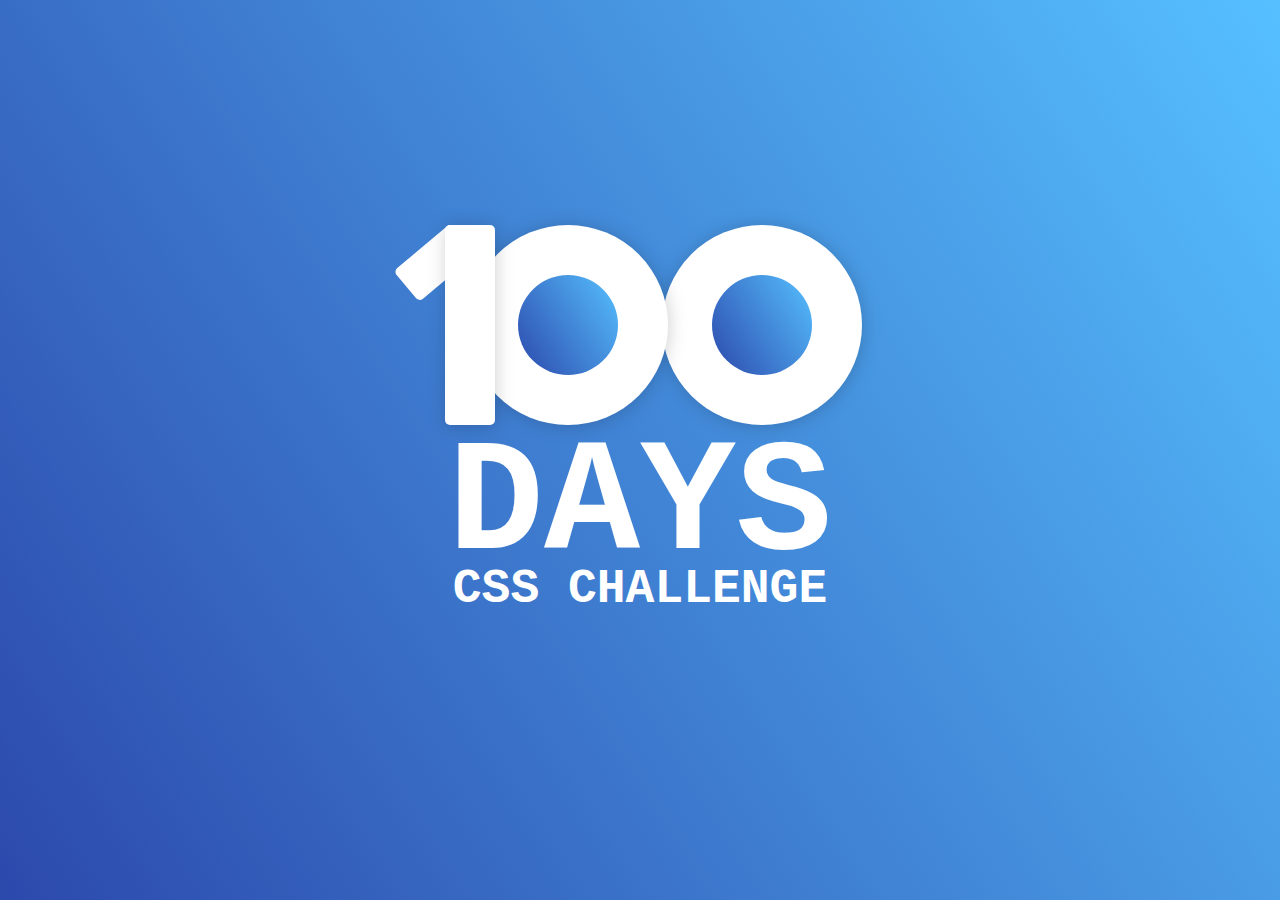
<file: index.html>
<!DOCTYPE html>
<html lang="en">
<head>
    <meta charset="UTF-8">
    <meta name="viewport" content="width=device-width, initial-scale=1.0">
    <title>Reto CSS - Dia 1</title>
    <link rel="stylesheet" href="style.css">

</head>
<body>
    <div class="container">
        <div class="cien">
            <div class="one"></div>
            <div class="detalle"></div>
            <div class="cero_1"></div>
            <div class="cero_2"></div>
        </div>
        <div class="info">
            <h1>DAYS</h1>
            <p>CSS CHALLENGE</p>
        </div>
    </div>
    
</body>
</html>
</file>
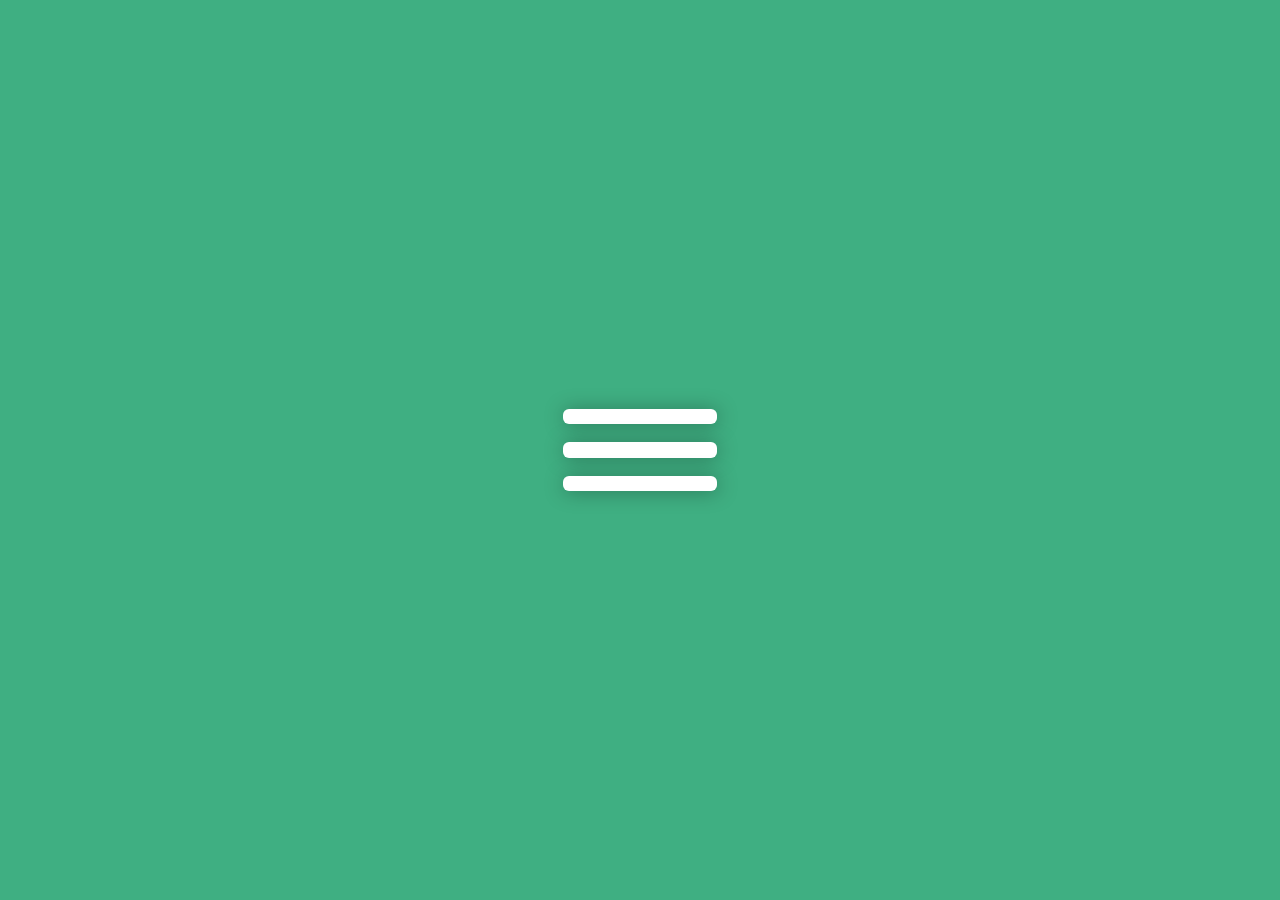
<file: reto-css-2/index.html>
<!DOCTYPE html>
<html lang="en">
<head>
    <meta charset="UTF-8">
    <meta name="viewport" content="width=device-width, initial-scale=1.0">
    <title>Dia 2</title>
    <link rel="stylesheet" href="../reto-css-2/style.css">
</head>
<body>
    
    <div class="menu">
        <span class="line1"></span>
        <span class="line2"></span>
        <span class="line3"></span>
    </div>

<script src="script.js"></script>
</body>
</html>
</file>
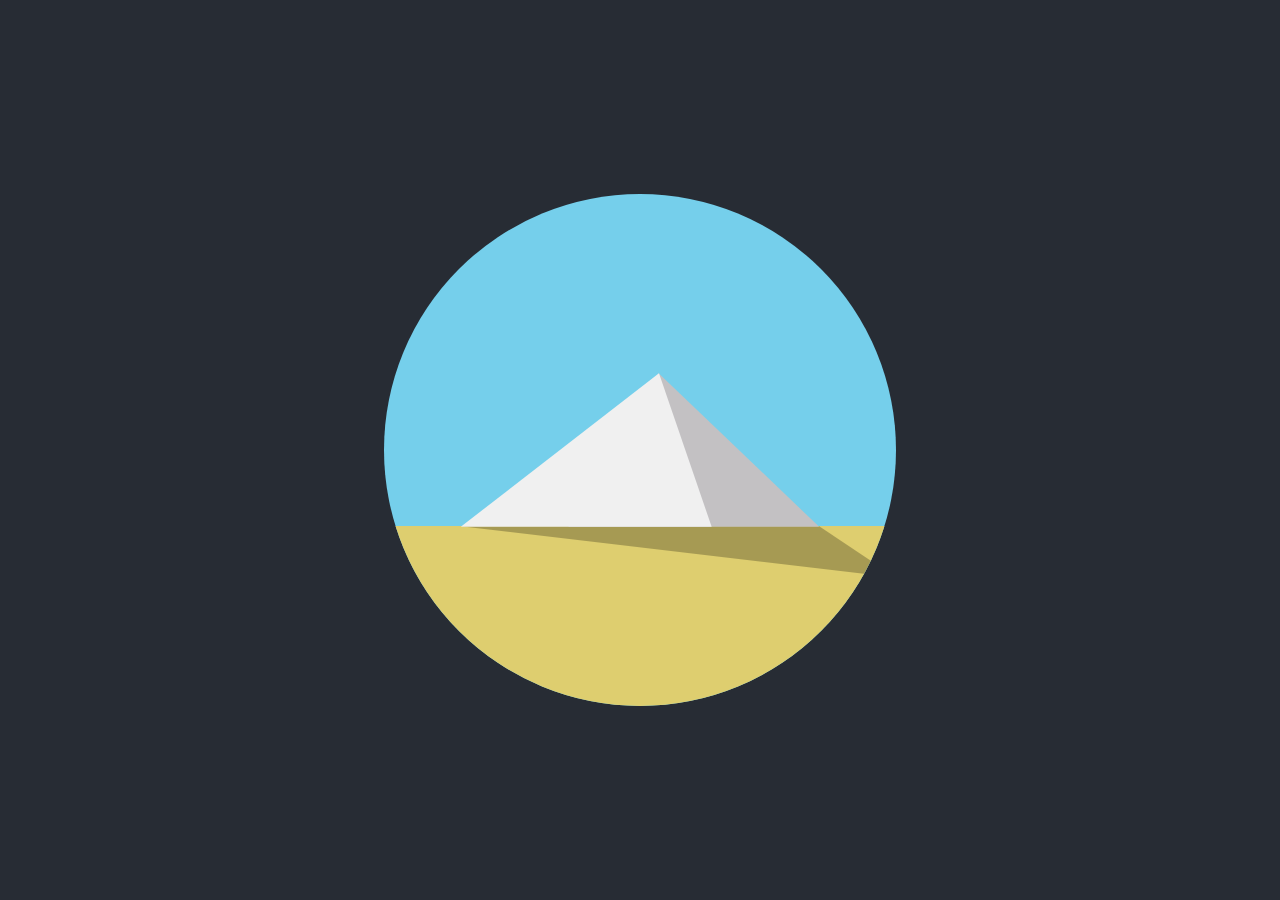
<file: reto-css-3/index.html>
<!DOCTYPE html>
<html lang="en">
<head>
    <meta charset="UTF-8">
    <meta name="viewport" content="width=device-width, initial-scale=1.0">
    <title>Dia 3</title>
    <link rel="stylesheet" href="../reto-css-3/style.css">
</head>
<body>
    
    <div class="container">
        <div class="suelo">
            <div class="sombra"></div>
        </div>
        <div class="piramide">
            <div class="ladoA"></div>
            <div class="ladoB"></div>
        </div>
        <div class="solfondo">
            <div class="sol"></div>
        </div>
    </div>



</body>
</html>
</file>
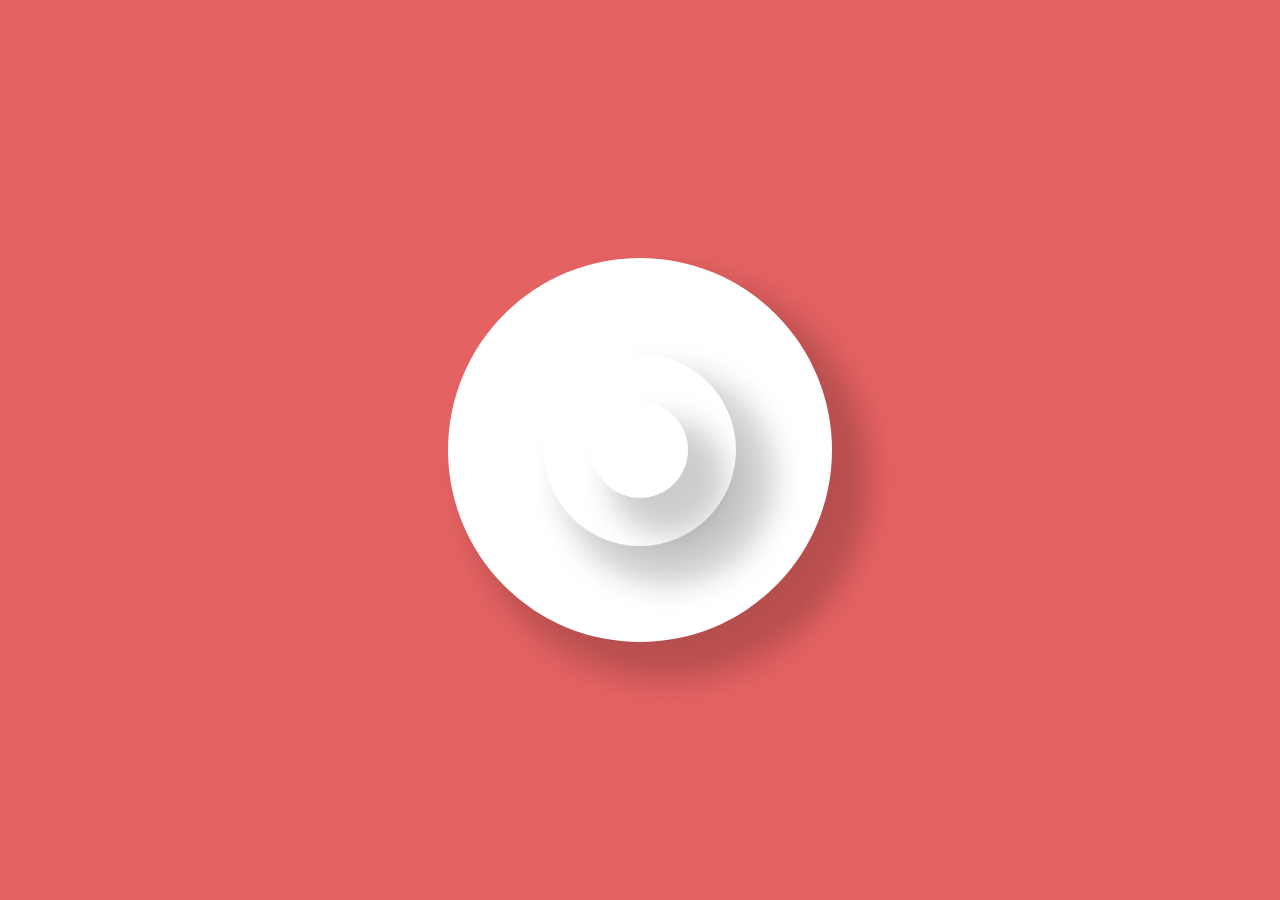
<file: reto-css-4/index.html>
<!DOCTYPE html>
<html lang="en">
<head>
    <meta charset="UTF-8">
    <meta name="viewport" content="width=device-width, initial-scale=1.0">
    <title>Reto CSS 4</title>
    <link rel="stylesheet" href="../reto-css-4/style.css">
</head>
<body>
    
    <div class="container">
        <div class="esferaOne">
            <div class="esferaTwo">
                <div class="esferaThree">
                    
                </div>
            </div>
        </div>
    </div>


</body>
</html>
</file>
<file: style.css>
*{
    margin: 0;
    padding: 0;
    font-family: 'Courier New', Courier, monospace;
    color: white;
}
body{
    height: 100vh;
    display: flex;
    justify-content: center;
    align-items: center;
    background: linear-gradient(58deg, rgba(44,73,172,1) 0%, rgba(86,192,255,1) 100% );
}

.container{
    height: 500px;
    min-width: 500px;
}

.cien{
    height: 50%;
    display: flex;
    justify-content: center;
    align-items: center;
    position: relative;
}

.one{
    height: 80%;
    width: 10%;
    background-color: white;
    border-radius: 5px;
    position: relative;

    left: 6%;
    z-index: 2;
    filter: drop-shadow(1px 1px 9px #0000002f);
}

.detalle{
    position: absolute;
    height: 30%;
    width: 8%;
    background-color: white;
    border-radius: 5px;
    transform: rotate(50deg);
    left: 5%;
    top: 10%;
}

.cero_1{
    height: 80%;
    width: 40%;
    border-radius: 50%;
    background-color: white;

    display: flex;
    justify-content: center;
    align-items: center;
    position: relative;
    right: -3px;
    filter: drop-shadow(1px 1px 9px #0000002f);
    z-index: 1;
}

.cero_1::after{
    content: "";
    position: absolute;
    height: 50%;
    width: 50%;
    border-radius: 50%;
    background: linear-gradient(58deg, rgba(44,73,172,1) 0%, rgba(86,192,255,1) 100% );
    z-index: 2;
}

.cero_2{
    height: 80%;
    width: 40%;
    border-radius: 50%;
    background-color: white;

    display: flex;
    justify-content: center;
    align-items: center;
    position: relative;
    left: -3px;
    filter: drop-shadow(1px 1px 9px #0000002f);
}

.cero_2::after{
    content: "";
    position: absolute;
    height: 50%;
    width: 50%;
    border-radius: 50%;
    background: linear-gradient(58deg, rgba(44,73,172,1) 0%, rgba(86,192,255,1) 100% );
    z-index: 1;
}

.info{
    height: 50%;

    display: flex;
    flex-direction: column;
    align-items: center;
}

.info h1{
    font-size: 10rem;
    line-height: 70%;
}

.info p{
    font-size: 3rem;
    font-weight: bold;
}
</file>
<file: reto-css-2/style.css>
*{
    margin: 0;
    padding: 0;
}

body{
    height: 100vh;

    display: flex;
    justify-content: center;
    align-items: center;
    background-color: #3faf82;
}

.menu{
    aspect-ratio: 1/1;
    width: 12vw;
    display: flex;
    flex-direction: column;
    gap: 12%;
    align-items: center;
    justify-content: center;
    cursor: pointer;
}

span{
    height: 10%;
    width: 100%;
    background-color: white;
    border-radius: 6px;
    filter: drop-shadow(1px 1px 10px #0000004f);
}

/* Reverser */
.line3{
    animation: buttomRev 700ms ease-in-out backwards;
}

@keyframes buttomRev{
    0%{
        transform: translateY(-225%) rotate(135deg);
    }
    50%{
        transform: translateY(-225%);
    }
    100%{
        transform: translateY(0%);
    }
}

.line2{
    animation: centroRev 700ms ease-in-out forwards;
}

@keyframes centroRev {
    0%,50%{
        scale: 0;
    }

    100%{
        scale: 1;
    }
}

.line1{
    animation: topRev 700ms ease-in-out forwards;
}

@keyframes topRev {
    0%{
        transform: translateY(225%) rotate(45deg);
    }

    50%{
        transform: translateY(225%);
    }
    100%{
        transform: translateY(0%);
    }
}

/* Reverser */

.top{
    animation: top 700ms ease-in-out forwards;
}

@keyframes top {
    0% {
        transform: rotate(0deg);
    }50%{
        transform: translateY(225%);
    }100%{
        transform: translate(225%) rotate(45deg);
    }
}

.centro{
    animation: centro 700ms ease-in-out forwards;
}

@keyframes centro{
    0%{
        scale: 1;
    }
    50%,100%{
        scale: 0;
    }
}

.buttom{
    animation: buttom 700ms ease-in-out forwards;
}

@keyframes button {
    0%{
        transform: rotate(0deg);
    }
    50%{
        transform: translateY(-225%);
    }
    100%{
        transform: translateY(-225%) rotate(135deg);
    }
}
</file>
<file: reto-css-3/style.css>
*{
    padding: 0;
    margin: 0;
}

body{
    height: 100vh;
    background-color: #272c34;

    display: flex;
    justify-content: center;
    align-items: center;
}

.container{
    aspect-ratio: 1/1;
    width: 40vw;
    border-radius: 50%;
    background-color: #75cfeb;

    position: relative;
    overflow: hidden;

    display: flex;
    justify-content: center;
    align-items: center;

    animation: desaparecer 3.5s infinite;
}

@keyframes desaparecer {
    0% {
        opacity: 0;
    }
    10%{
        opacity: 1;
    }
    90%{
        opacity: 1;
    }
    100%{
        opacity: 0;
    }
}

.suelo{
    position: absolute;
    height: 50%;
    width: 100%;
    background-color: #dece6f;
    top: 64.9%;

    display: flex;
    justify-content: center;
    align-items: center;
}

.sombra{
    height: 100%;
    width: 150%;
    background-color: rgba(0,0,0, 0.25);

    clip-path: polygon(15% 0, 100% 20%, 85% 0);
    animation: sombra 3.5s linear infinite;
}

@keyframes sombra {
    0%{
        clip-path: polygon(15% 0, 100% 20%, 85% 0);
    }
    30%{
        clip-path: polygon(15% 0, 100% 40%, 85% 0);
    }
    50%{
        clip-path: polygon(15% 0, 100% 40%, 85% 0);
    }
    100%{
        clip-path: polygon(15% 0, 0% 50%, 84% 0);
    }
}

.piramide{
    position: absolute;
    height: 30%;
    width: 70%;
    display: flex;
}

.ladoA{
    height: 100%;
    width: 70%;
    background-color: #f0f0f0;
    clip-path: polygon(79% 0, 0% 100%, 100% 100%);
    position: absolute;
    z-index: 1;
    animation: cambioA 3.5s linear infinite;
}

@keyframes cambioA {
    0%{
        background-color: #c3c1c3;
    }
    30%{
        background-color: #dadada;
    }
    70%{
        background-color: #dadada;
    }
    100%{
        background-color: #919191;
    }
}

.ladoB{
    position: absolute;
    height: 100%;
    width: 70%;
    background-color: #c3c1c3;
    clip-path: polygon(36% 0, 0% 100%, 100% 100%);
    left: 30%;
    animation: cambioB 3.5s linear infinite;
}

@keyframes cambioB {
    0%{
        background-color: #919191;
    }
    30%{
        background-color: #c3c1c3;
    }
    50%{
        background-color: #c3c1c3;
    }
    100%{
        background-color: #e0e0e0;
    }
}

.solfondo{
    position: absolute;
    height: 170%;
    width: 170%;
    top: 40%;
    transform: rotate(0deg);
    animation: girar 3.5s linear infinite;
}

@keyframes girar{
    0%{
        transform: rotateZ(0deg);
    }
    30%{
        transform: rotateZ(30deg);
    }
    50%{
        transform: rotateZ(30deg);
    }
    100%{
        transform: rotateZ(90deg);
    }
}

.sol{
    position: absolute;
    height: 13%;
    width: 13%;
    border-radius: 50%;
    background-color: #fee401;
}
</file>
<file: reto-css-4/style.css>
*{
    margin: 0;
    padding: 0;
}

body{
    height: 100vh;
    background-color: #e56262;

    display: flex;
    justify-content: center;
    align-items: center;
}

.container{
    aspect-ratio: 1/1;
    width: 30vw;
    position: relative;

    display: flex;
    justify-content: center;
    align-items: center;
}

.esferaOne{
    height: 100%;
    width: 100%;
    border-radius: 50%;
    background-color: white;
    box-shadow: 28px 28px 31px 10px rgba(0, 0, 0, 0.2);

    display: flex;
    justify-content: center;
    align-items: center;

    animation: escaleOne 4s linear infinite;
}

@keyframes escaleOne {
    0%{
        scale: 0;
    }
    20%{
        scale: 1;
    }
    40%{
        scale: 1;
    }
    60%{
        scale: 1;
    }
    70%{
        scale: 1;
    }
    90%{
        scale: 0;
    }
    100%{
        scale: 0;
    }
}

.esferaTwo{
    height: 50%;
    width: 50%;
    border-radius: 50%;
    background-color: white;
    box-shadow: 28px 28px 31px 10px rgba(0, 0, 0, 0.2);

    display: flex;
    justify-content: center;
    align-items: center;

    animation: escaleTwo 4s linear infinite;
}

@keyframes escaleTwo {
    0%{
        scale: 0;
    }
    15%{
        scale: 0;
    }
    30%{
        scale: 1;
    }
    60%{
        scale: 1;
    }
    85%{
        scale: 0;
    }
    100%{
        scale: 0;
    }
}

.esferaThree{
    height: 50%;
    width: 50%;
    border-radius: 50%;
    background-color: white;
    box-shadow: 28px 28px 31px 10px rgba(0, 0, 0, 0.2);

    animation: escaleThree 4s linear infinite;
}

@keyframes escaleThree {
    0%{
        scale: 0;
    }
    30%{
        scale: 0;
    }
    40%{
        scale: 1;
    }
    55%{
        scale: 1;
    }
    70%{
        scale: 0;
    }
    100%{
        scale: 0;
    }
}
</file>
